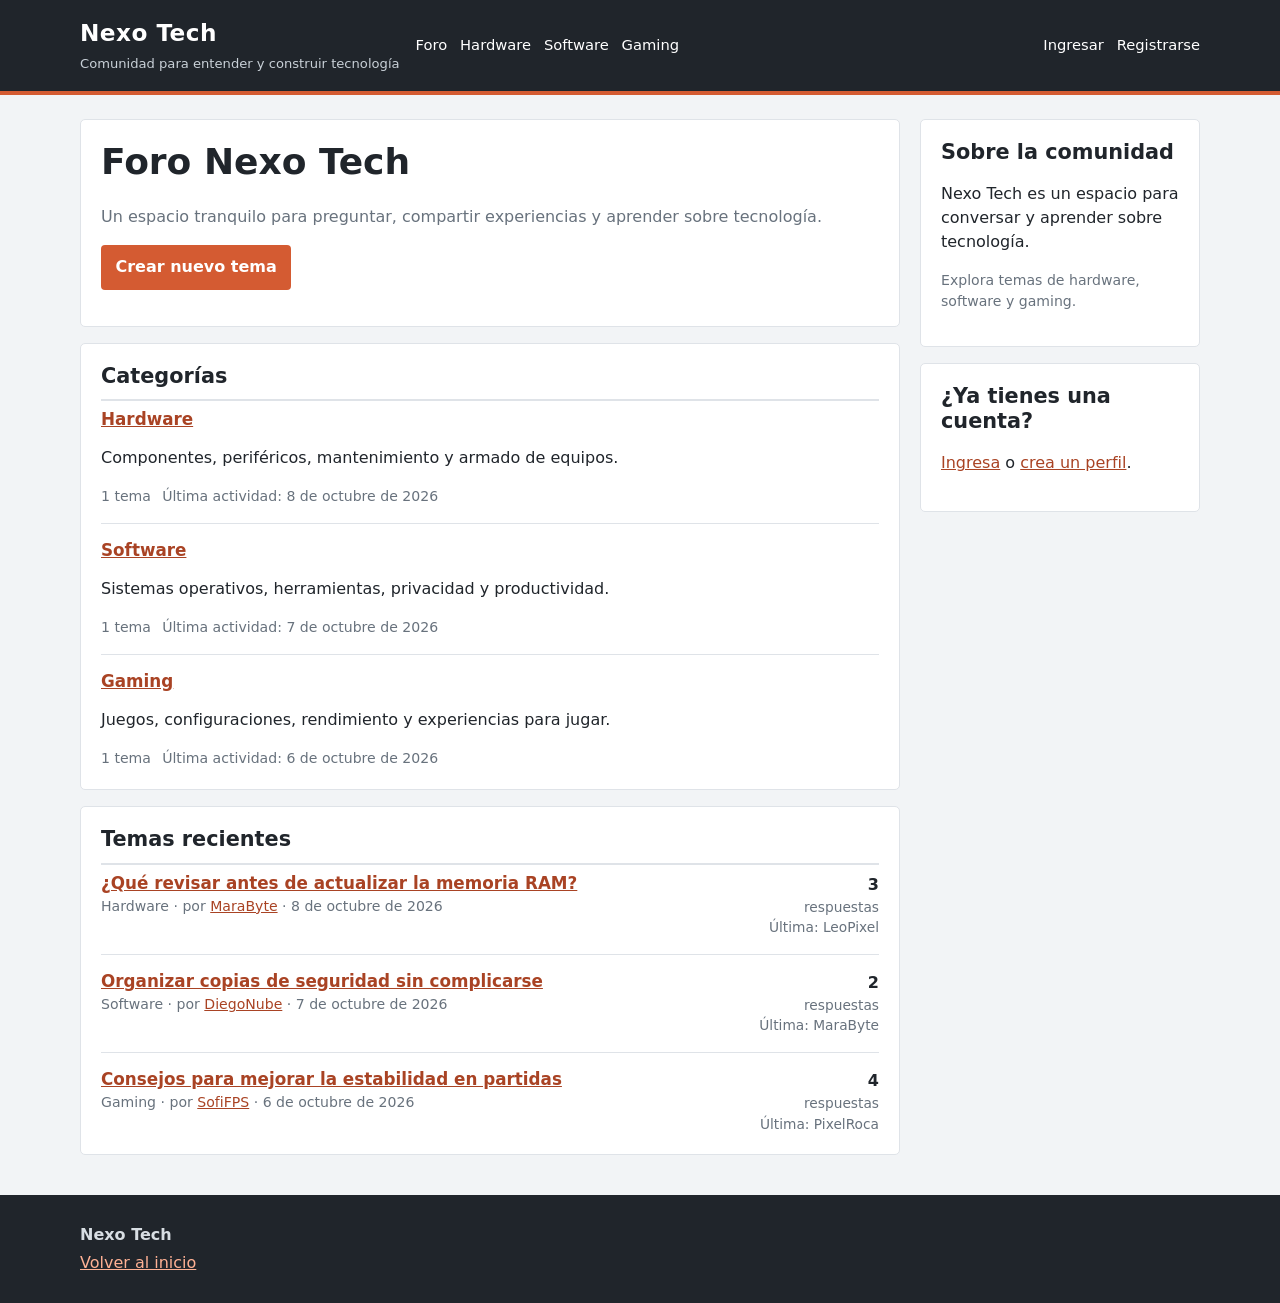
<file: index.html>
<!doctype html>
<html lang="es">
<head>
  <meta charset="utf-8">
  <meta name="viewport" content="width=device-width, initial-scale=1">
  <title>Foro Nexo Tech</title>
  <link rel="stylesheet" href="css/styles.css">
</head>
<body>
  <header class="site-header"><div class="header-inner">
    <a class="brand" href="index.html"><span class="brand-name">Nexo Tech</span><span class="brand-tagline">Comunidad para entender y construir tecnología</span></a>
    <nav class="main-nav" aria-label="Navegación principal"><ul><li><a href="index.html">Foro</a></li><li><a href="categoria-hardware.html">Hardware</a></li><li><a href="categoria-software.html">Software</a></li><li><a href="categoria-gaming.html">Gaming</a></li></ul></nav>
    <nav class="user-nav" aria-label="Cuenta"><ul><li><a href="login.html">Ingresar</a></li><li><a href="registro.html">Registrarse</a></li></ul></nav>
  </div></header>
  <main class="page-shell"><div class="layout"><div class="content-column">
    <section class="panel"><h1>Foro Nexo Tech</h1><p class="intro">Un espacio tranquilo para preguntar, compartir experiencias y aprender sobre tecnología.</p><p><a class="button" href="nuevo-tema.html">Crear nuevo tema</a></p></section>
    <section class="panel"><h2 class="section-heading"><span>Categorías</span></h2><ul class="category-list">
      <li class="category-item"><h3><a href="categoria-hardware.html">Hardware</a></h3><p>Componentes, periféricos, mantenimiento y armado de equipos.</p><div class="category-meta"><span>1 tema</span><span>Última actividad: 8 de octubre de 2026</span></div></li>
      <li class="category-item"><h3><a href="categoria-software.html">Software</a></h3><p>Sistemas operativos, herramientas, privacidad y productividad.</p><div class="category-meta"><span>1 tema</span><span>Última actividad: 7 de octubre de 2026</span></div></li>
      <li class="category-item"><h3><a href="categoria-gaming.html">Gaming</a></h3><p>Juegos, configuraciones, rendimiento y experiencias para jugar.</p><div class="category-meta"><span>1 tema</span><span>Última actividad: 6 de octubre de 2026</span></div></li>
    </ul></section>
    <section class="panel"><h2 class="section-heading"><span>Temas recientes</span></h2><ul class="topic-list">
      <li class="topic-item"><div><h3><a href="tema-1.html">¿Qué revisar antes de actualizar la memoria RAM?</a></h3><div class="topic-meta">Hardware · por <a href="perfil.html">MaraByte</a> · 8 de octubre de 2026</div></div><div class="topic-side"><strong>3</strong> respuestas<br>Última: LeoPixel</div></li>
      <li class="topic-item"><div><h3><a href="tema-2.html">Organizar copias de seguridad sin complicarse</a></h3><div class="topic-meta">Software · por <a href="perfil.html">DiegoNube</a> · 7 de octubre de 2026</div></div><div class="topic-side"><strong>2</strong> respuestas<br>Última: MaraByte</div></li>
      <li class="topic-item"><div><h3><a href="tema-3.html">Consejos para mejorar la estabilidad en partidas</a></h3><div class="topic-meta">Gaming · por <a href="perfil.html">SofiFPS</a> · 6 de octubre de 2026</div></div><div class="topic-side"><strong>4</strong> respuestas<br>Última: PixelRoca</div></li>
    </ul></section>
  </div><aside class="sidebar"><section class="sidebar-card"><h2>Sobre la comunidad</h2><p>Nexo Tech es un espacio para conversar y aprender sobre tecnología.</p><p class="small">Explora temas de hardware, software y gaming.</p></section><section class="sidebar-card"><h2>¿Ya tienes una cuenta?</h2><p><a href="login.html">Ingresa</a> o <a href="registro.html">crea un perfil</a>.</p></section></aside></div></main>
  <footer class="site-footer"><div class="site-footer-inner"><p><strong>Nexo Tech</strong></p><p><a href="index.html">Volver al inicio</a></p></div></footer>
</body></html>
</file>
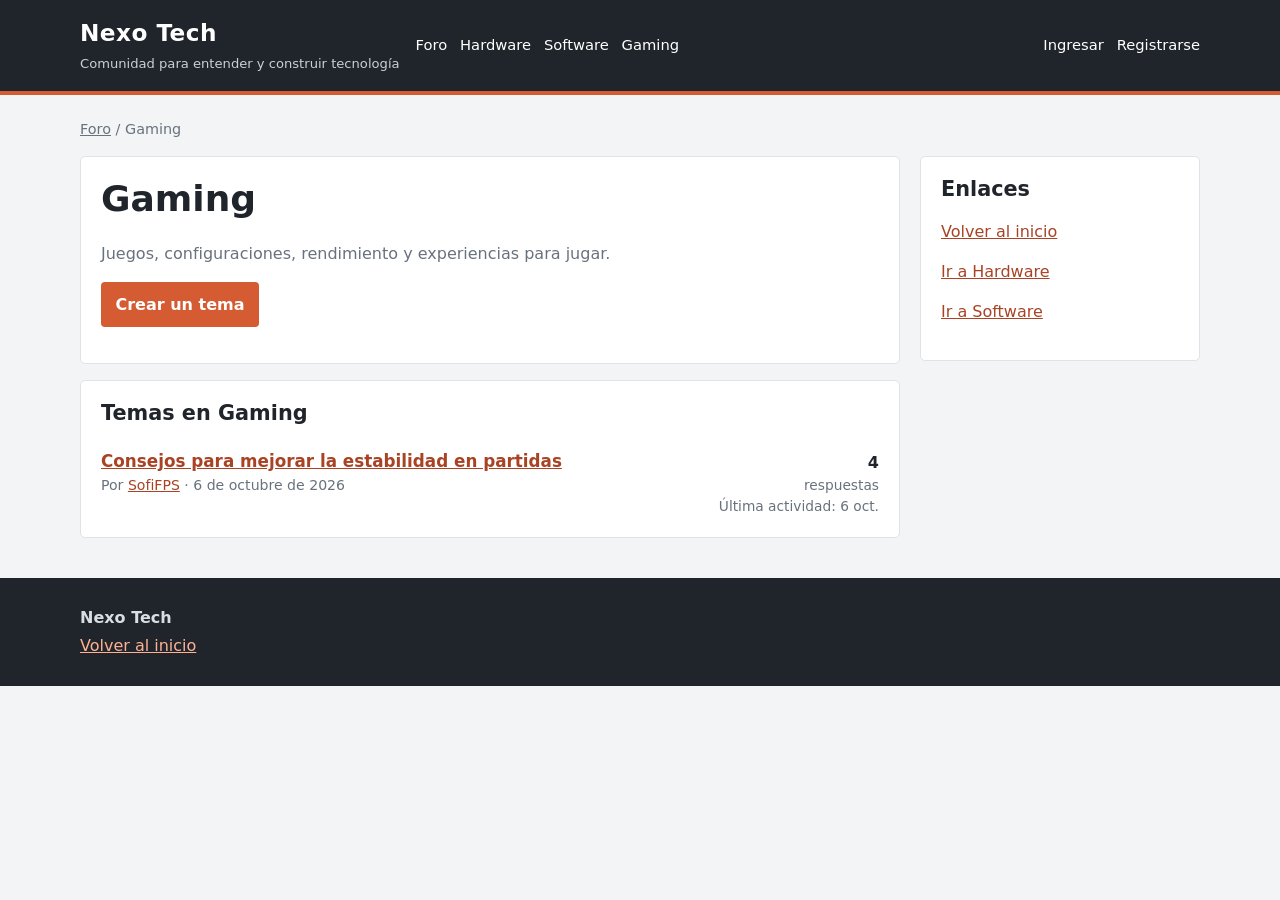
<file: categoria-gaming.html>
<!doctype html><html lang="es"><head><meta charset="utf-8"><meta name="viewport" content="width=device-width, initial-scale=1"><title>Gaming · Nexo Tech</title><link rel="stylesheet" href="css/styles.css"></head><body>
<header class="site-header"><div class="header-inner"><a class="brand" href="index.html"><span class="brand-name">Nexo Tech</span><span class="brand-tagline">Comunidad para entender y construir tecnología</span></a><nav class="main-nav" aria-label="Navegación principal"><ul><li><a href="index.html">Foro</a></li><li><a href="categoria-hardware.html">Hardware</a></li><li><a href="categoria-software.html">Software</a></li><li><a href="categoria-gaming.html">Gaming</a></li></ul></nav><nav class="user-nav" aria-label="Cuenta"><ul><li><a href="login.html">Ingresar</a></li><li><a href="registro.html">Registrarse</a></li></ul></nav></div></header>
<main class="page-shell"><p class="breadcrumb"><a href="index.html">Foro</a> / Gaming</p><div class="layout"><div class="content-column"><section class="panel"><h1>Gaming</h1><p class="intro">Juegos, configuraciones, rendimiento y experiencias para jugar.</p><p><a class="button" href="nuevo-tema.html">Crear un tema</a></p></section><section class="panel"><h2>Temas en Gaming</h2><ul class="topic-list"><li class="topic-item"><div><h3><a href="tema-3.html">Consejos para mejorar la estabilidad en partidas</a></h3><div class="topic-meta">Por <a href="perfil.html">SofiFPS</a> · 6 de octubre de 2026</div></div><div class="topic-side"><strong>4</strong> respuestas<br>Última actividad: 6 oct.</div></li></ul></section></div><aside class="sidebar"><section class="sidebar-card"><h2>Enlaces</h2><p><a href="index.html">Volver al inicio</a></p><p><a href="categoria-hardware.html">Ir a Hardware</a></p><p><a href="categoria-software.html">Ir a Software</a></p></section></aside></div></main><footer class="site-footer"><div class="site-footer-inner"><p><strong>Nexo Tech</strong></p><p><a href="index.html">Volver al inicio</a></p></div></footer></body></html>
</file>
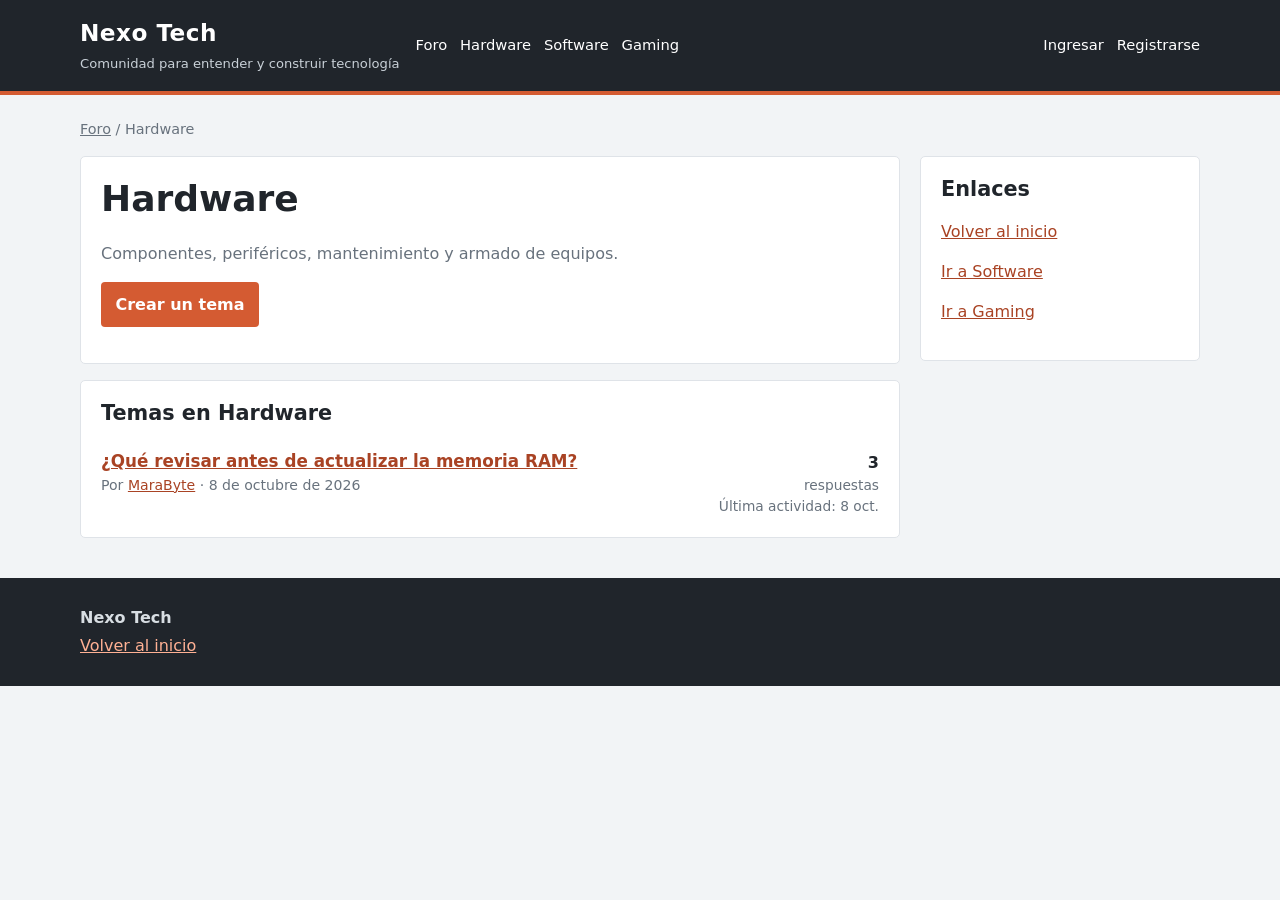
<file: categoria-hardware.html>
<!doctype html><html lang="es"><head><meta charset="utf-8"><meta name="viewport" content="width=device-width, initial-scale=1"><title>Hardware · Nexo Tech</title><link rel="stylesheet" href="css/styles.css"></head><body>
<header class="site-header"><div class="header-inner"><a class="brand" href="index.html"><span class="brand-name">Nexo Tech</span><span class="brand-tagline">Comunidad para entender y construir tecnología</span></a><nav class="main-nav" aria-label="Navegación principal"><ul><li><a href="index.html">Foro</a></li><li><a href="categoria-hardware.html">Hardware</a></li><li><a href="categoria-software.html">Software</a></li><li><a href="categoria-gaming.html">Gaming</a></li></ul></nav><nav class="user-nav" aria-label="Cuenta"><ul><li><a href="login.html">Ingresar</a></li><li><a href="registro.html">Registrarse</a></li></ul></nav></div></header>
<main class="page-shell"><p class="breadcrumb"><a href="index.html">Foro</a> / Hardware</p><div class="layout"><div class="content-column"><section class="panel"><h1>Hardware</h1><p class="intro">Componentes, periféricos, mantenimiento y armado de equipos.</p><p><a class="button" href="nuevo-tema.html">Crear un tema</a></p></section><section class="panel"><h2>Temas en Hardware</h2><ul class="topic-list"><li class="topic-item"><div><h3><a href="tema-1.html">¿Qué revisar antes de actualizar la memoria RAM?</a></h3><div class="topic-meta">Por <a href="perfil.html">MaraByte</a> · 8 de octubre de 2026</div></div><div class="topic-side"><strong>3</strong> respuestas<br>Última actividad: 8 oct.</div></li></ul></section></div><aside class="sidebar"><section class="sidebar-card"><h2>Enlaces</h2><p><a href="index.html">Volver al inicio</a></p><p><a href="categoria-software.html">Ir a Software</a></p><p><a href="categoria-gaming.html">Ir a Gaming</a></p></section></aside></div></main><footer class="site-footer"><div class="site-footer-inner"><p><strong>Nexo Tech</strong></p><p><a href="index.html">Volver al inicio</a></p></div></footer></body></html>
</file>
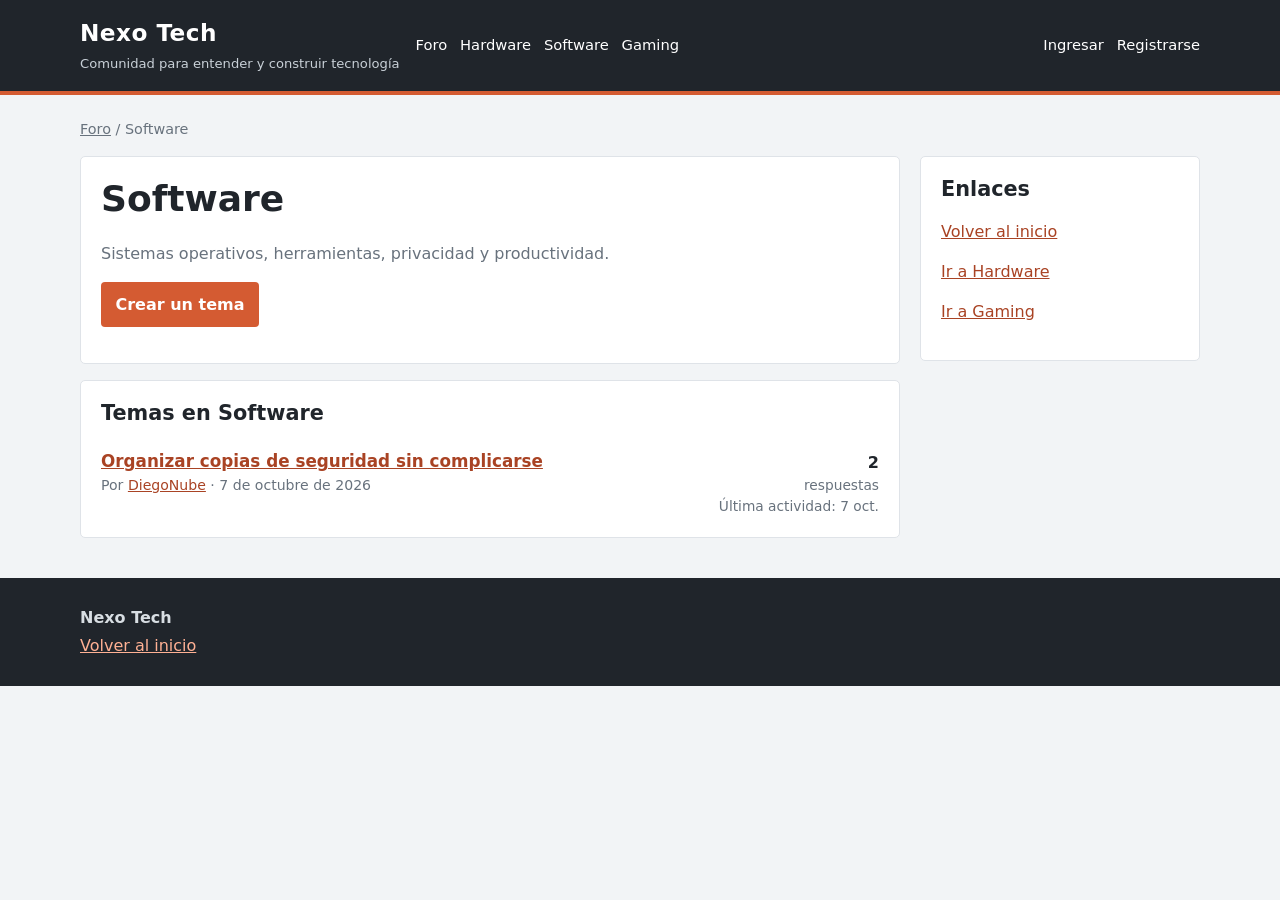
<file: categoria-software.html>
<!doctype html><html lang="es"><head><meta charset="utf-8"><meta name="viewport" content="width=device-width, initial-scale=1"><title>Software · Nexo Tech</title><link rel="stylesheet" href="css/styles.css"></head><body>
<header class="site-header"><div class="header-inner"><a class="brand" href="index.html"><span class="brand-name">Nexo Tech</span><span class="brand-tagline">Comunidad para entender y construir tecnología</span></a><nav class="main-nav" aria-label="Navegación principal"><ul><li><a href="index.html">Foro</a></li><li><a href="categoria-hardware.html">Hardware</a></li><li><a href="categoria-software.html">Software</a></li><li><a href="categoria-gaming.html">Gaming</a></li></ul></nav><nav class="user-nav" aria-label="Cuenta"><ul><li><a href="login.html">Ingresar</a></li><li><a href="registro.html">Registrarse</a></li></ul></nav></div></header>
<main class="page-shell"><p class="breadcrumb"><a href="index.html">Foro</a> / Software</p><div class="layout"><div class="content-column"><section class="panel"><h1>Software</h1><p class="intro">Sistemas operativos, herramientas, privacidad y productividad.</p><p><a class="button" href="nuevo-tema.html">Crear un tema</a></p></section><section class="panel"><h2>Temas en Software</h2><ul class="topic-list"><li class="topic-item"><div><h3><a href="tema-2.html">Organizar copias de seguridad sin complicarse</a></h3><div class="topic-meta">Por <a href="perfil.html">DiegoNube</a> · 7 de octubre de 2026</div></div><div class="topic-side"><strong>2</strong> respuestas<br>Última actividad: 7 oct.</div></li></ul></section></div><aside class="sidebar"><section class="sidebar-card"><h2>Enlaces</h2><p><a href="index.html">Volver al inicio</a></p><p><a href="categoria-hardware.html">Ir a Hardware</a></p><p><a href="categoria-gaming.html">Ir a Gaming</a></p></section></aside></div></main><footer class="site-footer"><div class="site-footer-inner"><p><strong>Nexo Tech</strong></p><p><a href="index.html">Volver al inicio</a></p></div></footer></body></html>
</file>
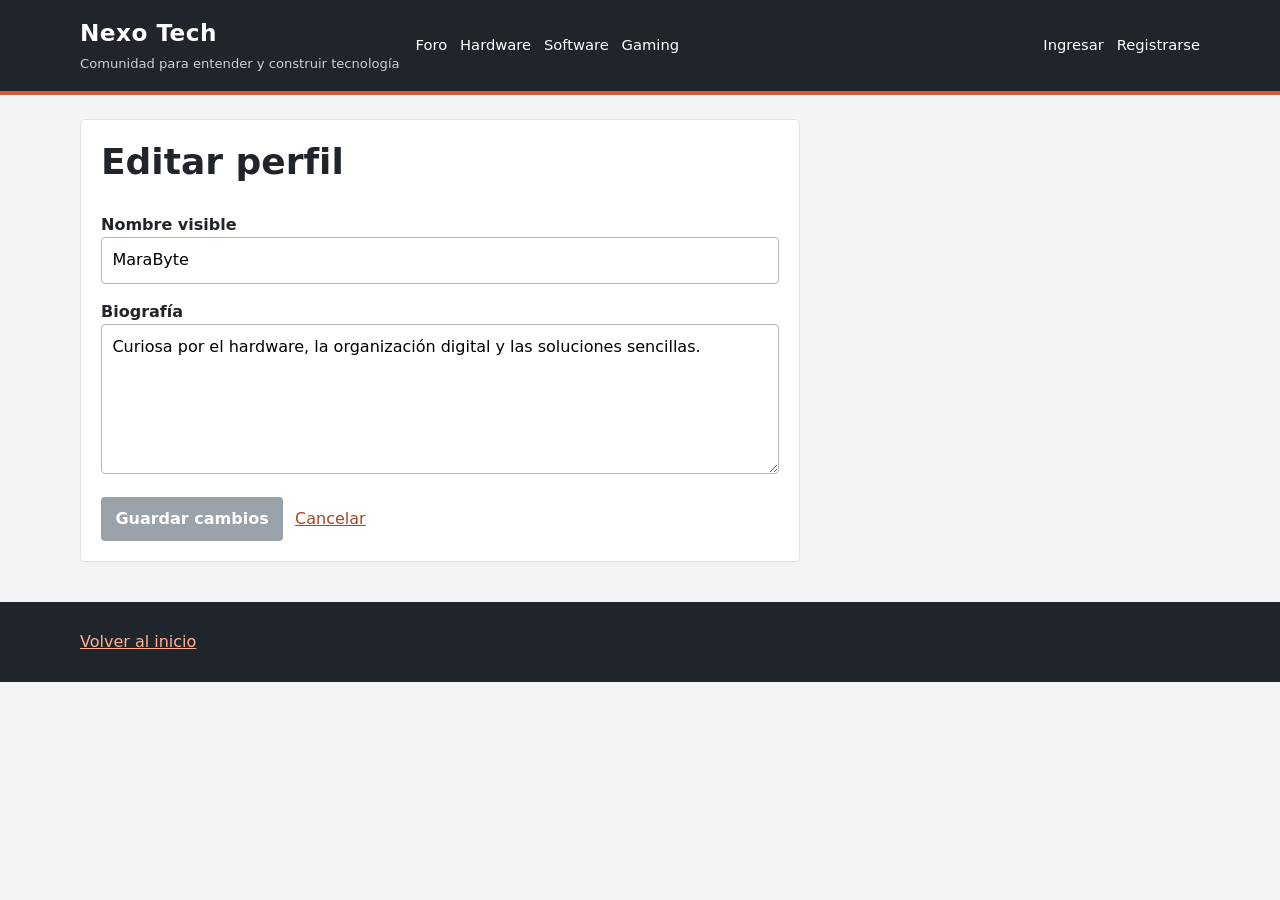
<file: editar-perfil.html>
<!doctype html><html lang="es"><head><meta charset="utf-8"><meta name="viewport" content="width=device-width, initial-scale=1"><title>Editar perfil · Nexo Tech</title><link rel="stylesheet" href="css/styles.css"></head><body>
<header class="site-header"><div class="header-inner"><a class="brand" href="index.html"><span class="brand-name">Nexo Tech</span><span class="brand-tagline">Comunidad para entender y construir tecnología</span></a><nav class="main-nav" aria-label="Navegación principal"><ul><li><a href="index.html">Foro</a></li><li><a href="categoria-hardware.html">Hardware</a></li><li><a href="categoria-software.html">Software</a></li><li><a href="categoria-gaming.html">Gaming</a></li></ul></nav><nav class="user-nav" aria-label="Cuenta"><ul><li><a href="login.html">Ingresar</a></li><li><a href="registro.html">Registrarse</a></li></ul></nav></div></header><main class="page-shell"><section class="panel form-panel"><h1>Editar perfil</h1><form action="#" method="post"><div><label for="nombre-visible">Nombre visible</label><input type="text" id="nombre-visible" name="nombre_visible" value="MaraByte" required minlength="3"></div><div><label for="biografia">Biografía</label><textarea id="biografia" name="biografia" required>Curiosa por el hardware, la organización digital y las soluciones sencillas.</textarea></div><div class="form-actions"><button type="submit" disabled>Guardar cambios</button><a href="perfil.html">Cancelar</a></div></form></section></main><footer class="site-footer"><div class="site-footer-inner"><p><a href="index.html">Volver al inicio</a></p></div></footer></body></html>
</file>
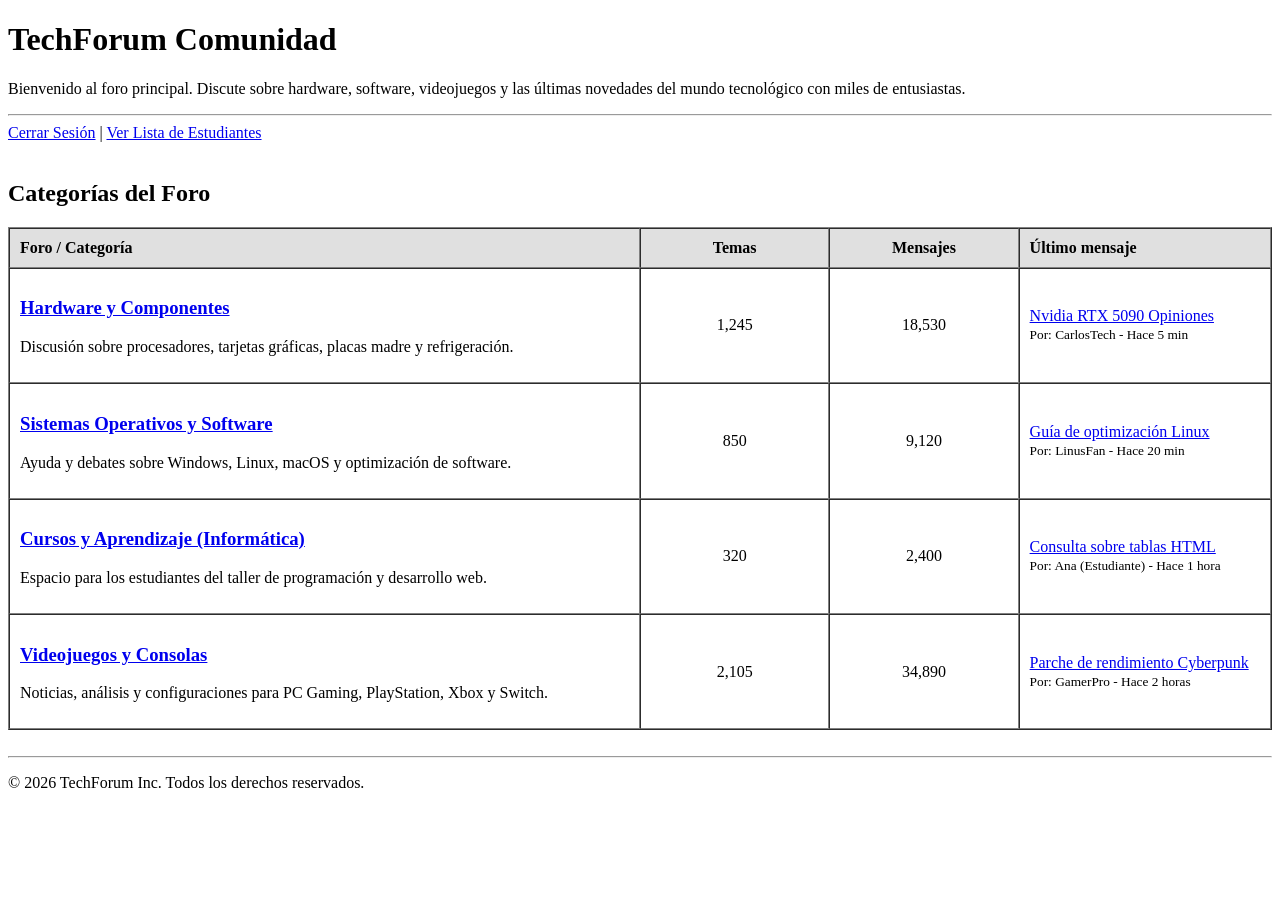
<file: foro.html>
<!DOCTYPE html>
<html lang="es">
<head>
    <meta charset="UTF-8">
    <meta name="viewport" content="width=device-width, initial-scale=1.0">
    <title>Foro de Tecnología - Comunidad de Hardware y Software</title>
</head>
<body>

    <!-- Encabezado del Foro -->
    <header>
        <h1>TechForum Comunidad</h1>
        <p>Bienvenido al foro principal. Discute sobre hardware, software, videojuegos y las últimas novedades del mundo tecnológico con miles de entusiastas.</p>
    </header>

    <hr>

    <!-- Barra de navegación básica -->
    <nav>
        <a href="index.html">Cerrar Sesión</a> | 
        <a href="estudiantes.html">Ver Lista de Estudiantes</a>
    </nav>

    <br>

    <!-- Sección del Foro estructurada en Tabla -->
    <h2>Categorías del Foro</h2>
    
    <table border="1" width="100%" cellpadding="10" cellspacing="0">
        <thead>
            <tr bgcolor="#e0e0e0">
                <th align="left" width="50%">Foro / Categoría</th>
                <th align="center" width="15%">Temas</th>
                <th align="center" width="15%">Mensajes</th>
                <th align="left" width="20%">Último mensaje</th>
            </tr>
        </thead>
        <tbody>
            <!-- Categoría 1 -->
            <tr>
                <td>
                    <h3><a href="#">Hardware y Componentes</a></h3>
                    <p>Discusión sobre procesadores, tarjetas gráficas, placas madre y refrigeración.</p>
                </td>
                <td align="center">1,245</td>
                <td align="center">18,530</td>
                <td>
                    <a href="#">Nvidia RTX 5090 Opiniones</a><br>
                    <small>Por: CarlosTech - Hace 5 min</small>
                </td>
            </tr>
            <!-- Categoría 2 -->
            <tr>
                <td>
                    <h3><a href="#">Sistemas Operativos y Software</a></h3>
                    <p>Ayuda y debates sobre Windows, Linux, macOS y optimización de software.</p>
                </td>
                <td align="center">850</td>
                <td align="center">9,120</td>
                <td>
                    <a href="#">Guía de optimización Linux</a><br>
                    <small>Por: LinusFan - Hace 20 min</small>
                </td>
            </tr>
            <!-- Categoría 3 (Ejemplo del primer taller integrado) -->
            <tr>
                <td>
                    <h3><a href="#">Cursos y Aprendizaje (Informática)</a></h3>
                    <p>Espacio para los estudiantes del taller de programación y desarrollo web.</p>
                </td>
                <td align="center">320</td>
                <td align="center">2,400</td>
                <td>
                    <a href="#">Consulta sobre tablas HTML</a><br>
                    <small>Por: Ana (Estudiante) - Hace 1 hora</small>
                </td>
            </tr>
            <!-- Categoría 4 -->
            <tr>
                <td>
                    <h3><a href="#">Videojuegos y Consolas</a></h3>
                    <p>Noticias, análisis y configuraciones para PC Gaming, PlayStation, Xbox y Switch.</p>
                </td>
                <td align="center">2,105</td>
                <td align="center">34,890</td>
                <td>
                    <a href="#">Parche de rendimiento Cyberpunk</a><br>
                    <small>Por: GamerPro - Hace 2 horas</small>
                </td>
            </tr>
        </tbody>
    </table>

    <br>
    <hr>

    <!-- Pie de página -->
    <footer>
        <p>&copy; 2026 TechForum Inc. Todos los derechos reservados.</p>
    </footer>

</body>
</html>
</file>
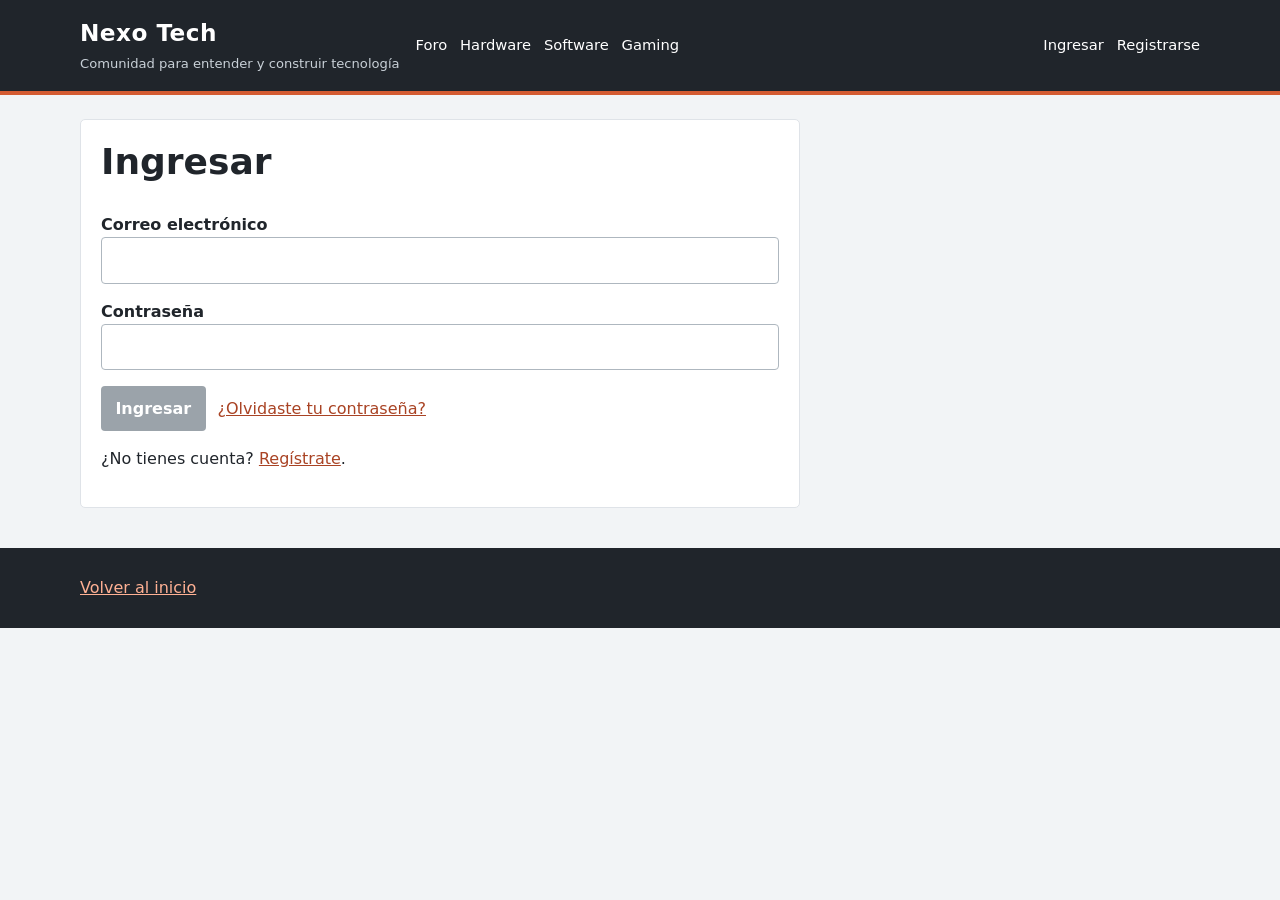
<file: login.html>
<!doctype html><html lang="es"><head><meta charset="utf-8"><meta name="viewport" content="width=device-width, initial-scale=1"><title>Ingresar · Nexo Tech</title><link rel="stylesheet" href="css/styles.css"></head><body>
<header class="site-header"><div class="header-inner"><a class="brand" href="index.html"><span class="brand-name">Nexo Tech</span><span class="brand-tagline">Comunidad para entender y construir tecnología</span></a><nav class="main-nav" aria-label="Navegación principal"><ul><li><a href="index.html">Foro</a></li><li><a href="categoria-hardware.html">Hardware</a></li><li><a href="categoria-software.html">Software</a></li><li><a href="categoria-gaming.html">Gaming</a></li></ul></nav><nav class="user-nav" aria-label="Cuenta"><ul><li><a href="login.html">Ingresar</a></li><li><a href="registro.html">Registrarse</a></li></ul></nav></div></header><main class="page-shell"><section class="panel form-panel"><h1>Ingresar</h1><form action="#" method="post"><div><label for="correo-login">Correo electrónico</label><input type="email" id="correo-login" name="correo" autocomplete="email" required></div><div><label for="contrasena-login">Contraseña</label><input type="password" id="contrasena-login" name="contrasena" autocomplete="current-password" required></div><div class="form-actions"><button type="submit" disabled>Ingresar</button><a href="recuperar-contrasena.html">¿Olvidaste tu contraseña?</a></div></form><p>¿No tienes cuenta? <a href="registro.html">Regístrate</a>.</p></section></main><footer class="site-footer"><div class="site-footer-inner"><p><a href="index.html">Volver al inicio</a></p></div></footer></body></html>
</file>
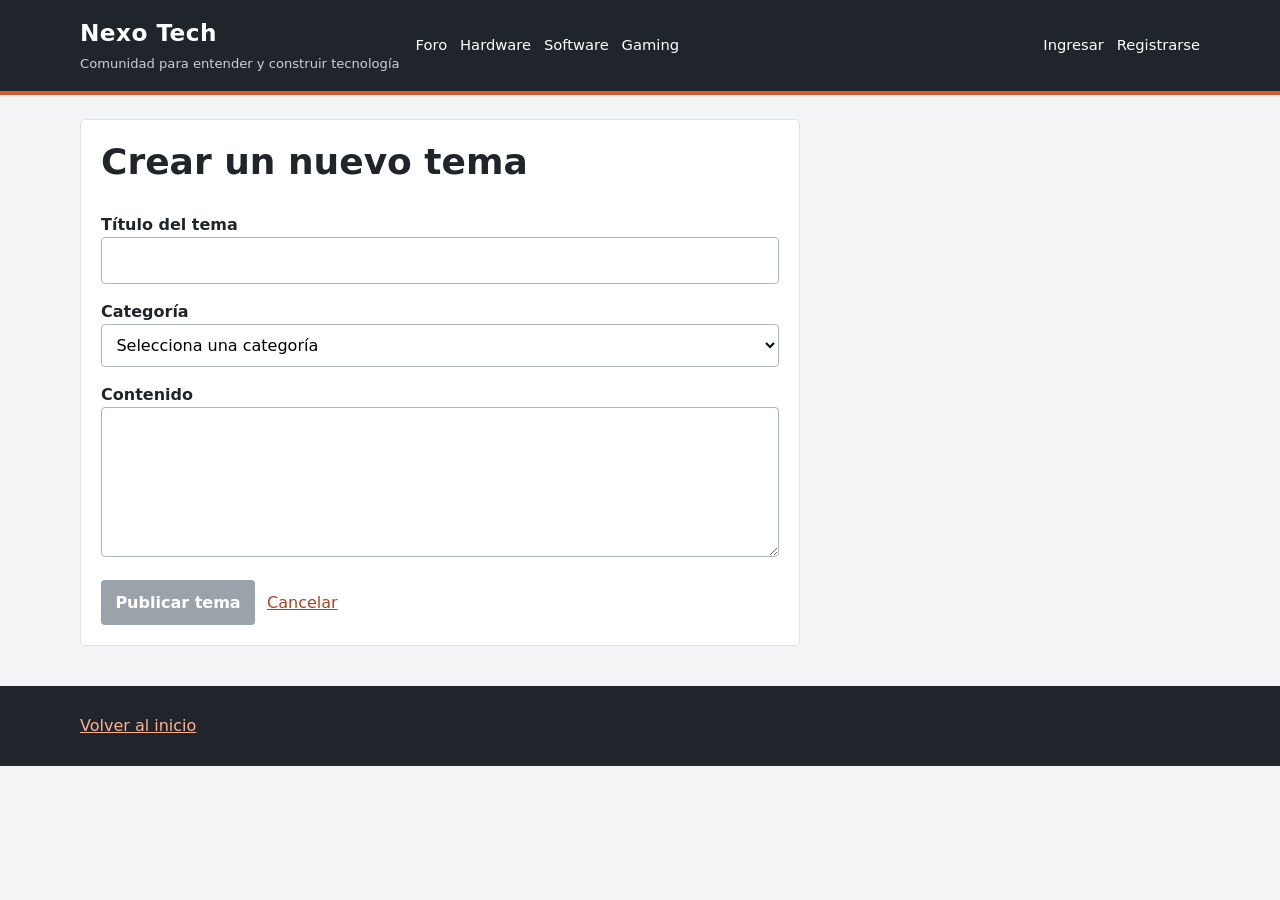
<file: nuevo-tema.html>
<!doctype html><html lang="es"><head><meta charset="utf-8"><meta name="viewport" content="width=device-width, initial-scale=1"><title>Nuevo tema · Nexo Tech</title><link rel="stylesheet" href="css/styles.css"></head><body>
<header class="site-header"><div class="header-inner"><a class="brand" href="index.html"><span class="brand-name">Nexo Tech</span><span class="brand-tagline">Comunidad para entender y construir tecnología</span></a><nav class="main-nav" aria-label="Navegación principal"><ul><li><a href="index.html">Foro</a></li><li><a href="categoria-hardware.html">Hardware</a></li><li><a href="categoria-software.html">Software</a></li><li><a href="categoria-gaming.html">Gaming</a></li></ul></nav><nav class="user-nav" aria-label="Cuenta"><ul><li><a href="login.html">Ingresar</a></li><li><a href="registro.html">Registrarse</a></li></ul></nav></div></header><main class="page-shell"><section class="panel form-panel"><h1>Crear un nuevo tema</h1><form action="#" method="post"><div><label for="titulo-tema">Título del tema</label><input type="text" id="titulo-tema" name="titulo" required minlength="8"></div><div><label for="categoria-tema">Categoría</label><select id="categoria-tema" name="categoria" required><option value="">Selecciona una categoría</option><option value="hardware">Hardware</option><option value="software">Software</option><option value="gaming">Gaming</option></select></div><div><label for="contenido-tema">Contenido</label><textarea id="contenido-tema" name="contenido" required></textarea></div><div class="form-actions"><button type="submit" disabled>Publicar tema</button><a href="index.html">Cancelar</a></div></form></section></main><footer class="site-footer"><div class="site-footer-inner"><p><a href="index.html">Volver al inicio</a></p></div></footer></body></html>
</file>
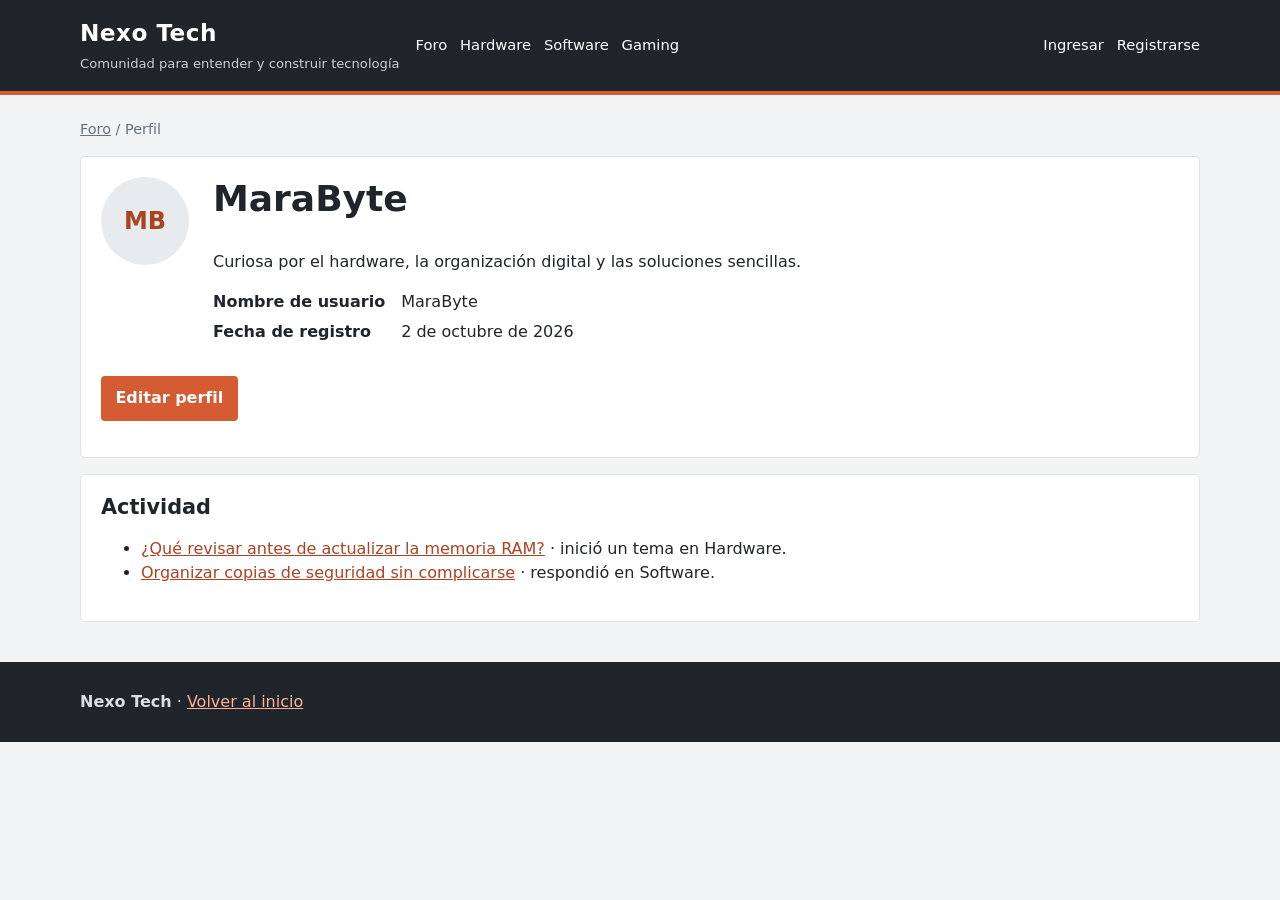
<file: perfil.html>
<!doctype html><html lang="es"><head><meta charset="utf-8"><meta name="viewport" content="width=device-width, initial-scale=1"><title>Perfil de MaraByte · Nexo Tech</title><link rel="stylesheet" href="css/styles.css"></head><body>
<header class="site-header"><div class="header-inner"><a class="brand" href="index.html"><span class="brand-name">Nexo Tech</span><span class="brand-tagline">Comunidad para entender y construir tecnología</span></a><nav class="main-nav" aria-label="Navegación principal"><ul><li><a href="index.html">Foro</a></li><li><a href="categoria-hardware.html">Hardware</a></li><li><a href="categoria-software.html">Software</a></li><li><a href="categoria-gaming.html">Gaming</a></li></ul></nav><nav class="user-nav" aria-label="Cuenta"><ul><li><a href="login.html">Ingresar</a></li><li><a href="registro.html">Registrarse</a></li></ul></nav></div></header><main class="page-shell"><p class="breadcrumb"><a href="index.html">Foro</a> / Perfil</p><section class="panel"><div class="profile-summary"><div class="avatar" aria-label="Alternativa textual del avatar de MaraByte">MB</div><div><h1>MaraByte</h1><p>Curiosa por el hardware, la organización digital y las soluciones sencillas.</p><dl class="definition-list"><dt>Nombre de usuario</dt><dd>MaraByte</dd><dt>Fecha de registro</dt><dd>2 de octubre de 2026</dd></dl></div></div><p><a class="button" href="editar-perfil.html">Editar perfil</a></p></section><section class="panel"><h2>Actividad</h2><ul><li><a href="tema-1.html">¿Qué revisar antes de actualizar la memoria RAM?</a> · inició un tema en Hardware.</li><li><a href="tema-2.html">Organizar copias de seguridad sin complicarse</a> · respondió en Software.</li></ul></section></main><footer class="site-footer"><div class="site-footer-inner"><p><strong>Nexo Tech</strong> · <a href="index.html">Volver al inicio</a></p></div></footer></body></html>
</file>
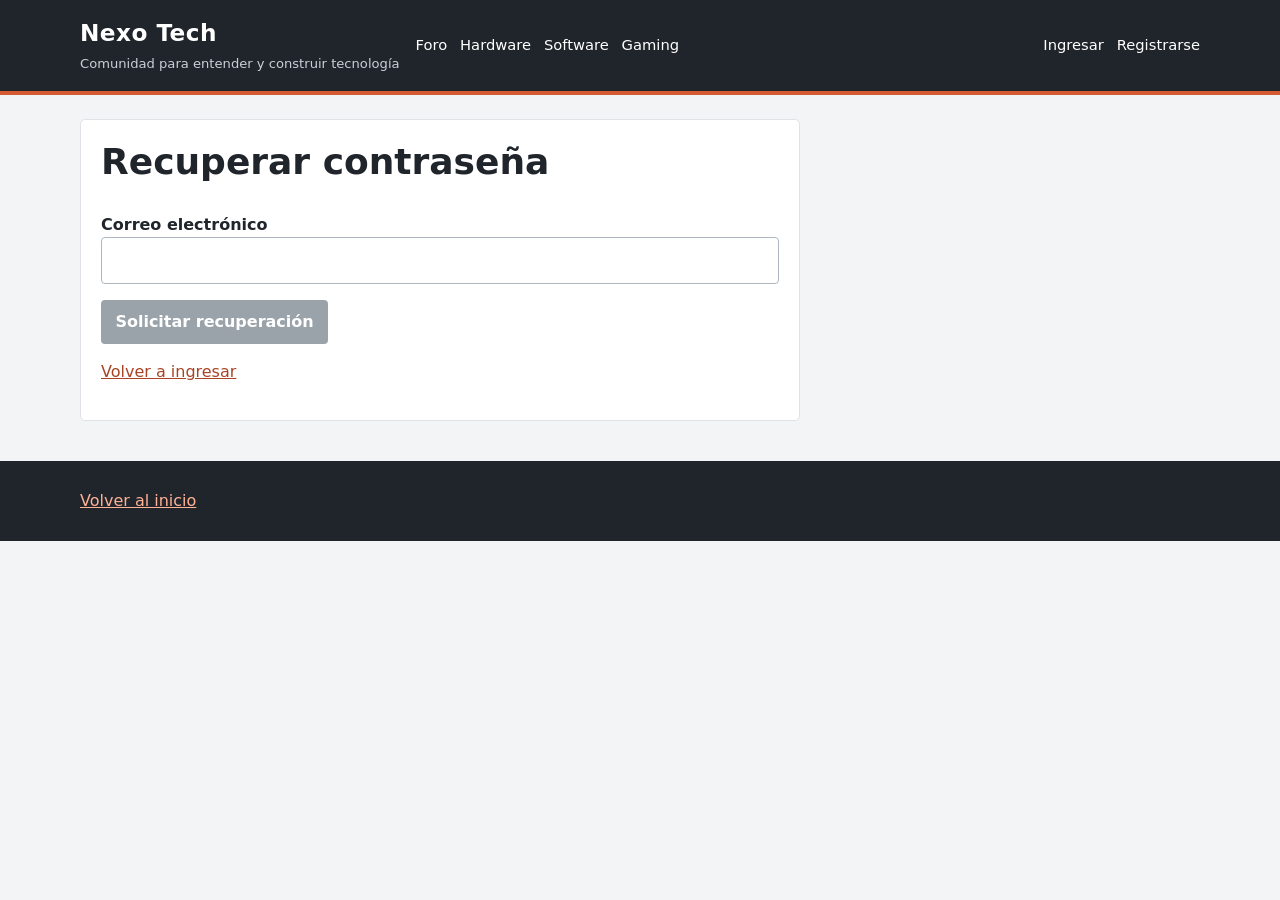
<file: recuperar-contrasena.html>
<!doctype html><html lang="es"><head><meta charset="utf-8"><meta name="viewport" content="width=device-width, initial-scale=1"><title>Recuperar contraseña · Nexo Tech</title><link rel="stylesheet" href="css/styles.css"></head><body>
<header class="site-header"><div class="header-inner"><a class="brand" href="index.html"><span class="brand-name">Nexo Tech</span><span class="brand-tagline">Comunidad para entender y construir tecnología</span></a><nav class="main-nav" aria-label="Navegación principal"><ul><li><a href="index.html">Foro</a></li><li><a href="categoria-hardware.html">Hardware</a></li><li><a href="categoria-software.html">Software</a></li><li><a href="categoria-gaming.html">Gaming</a></li></ul></nav><nav class="user-nav" aria-label="Cuenta"><ul><li><a href="login.html">Ingresar</a></li><li><a href="registro.html">Registrarse</a></li></ul></nav></div></header><main class="page-shell"><section class="panel form-panel"><h1>Recuperar contraseña</h1><form action="#" method="post"><div><label for="correo-recuperacion">Correo electrónico</label><input type="email" id="correo-recuperacion" name="correo" autocomplete="email" required></div><div class="form-actions"><button type="submit" disabled>Solicitar recuperación</button></div></form><p><a href="login.html">Volver a ingresar</a></p></section></main><footer class="site-footer"><div class="site-footer-inner"><p><a href="index.html">Volver al inicio</a></p></div></footer></body></html>
</file>
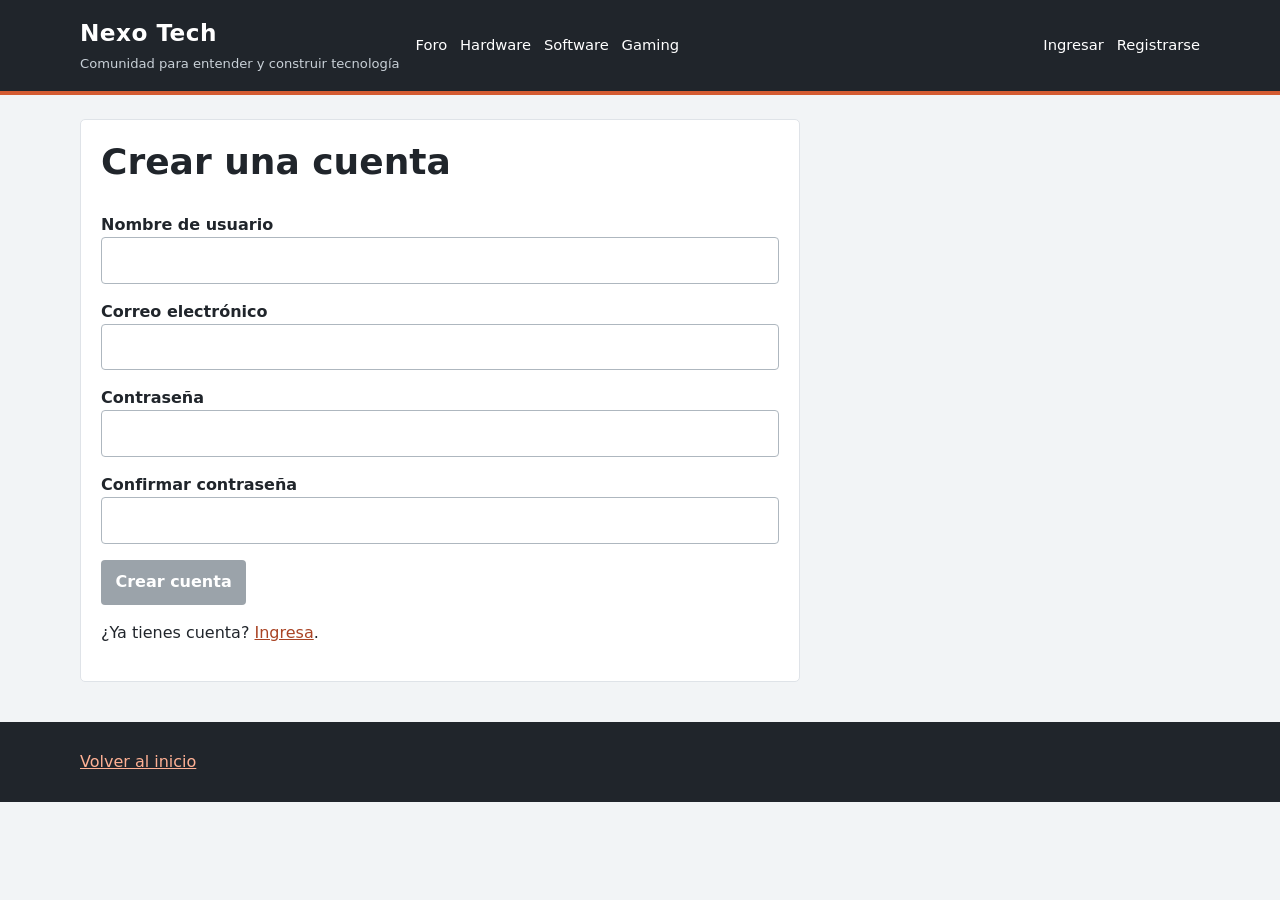
<file: registro.html>
<!doctype html><html lang="es"><head><meta charset="utf-8"><meta name="viewport" content="width=device-width, initial-scale=1"><title>Registrarse · Nexo Tech</title><link rel="stylesheet" href="css/styles.css"></head><body>
<header class="site-header"><div class="header-inner"><a class="brand" href="index.html"><span class="brand-name">Nexo Tech</span><span class="brand-tagline">Comunidad para entender y construir tecnología</span></a><nav class="main-nav" aria-label="Navegación principal"><ul><li><a href="index.html">Foro</a></li><li><a href="categoria-hardware.html">Hardware</a></li><li><a href="categoria-software.html">Software</a></li><li><a href="categoria-gaming.html">Gaming</a></li></ul></nav><nav class="user-nav" aria-label="Cuenta"><ul><li><a href="login.html">Ingresar</a></li><li><a href="registro.html">Registrarse</a></li></ul></nav></div></header><main class="page-shell"><section class="panel form-panel"><h1>Crear una cuenta</h1><form action="#" method="post"><div><label for="usuario-registro">Nombre de usuario</label><input type="text" id="usuario-registro" name="usuario" autocomplete="username" required minlength="3"></div><div><label for="correo-registro">Correo electrónico</label><input type="email" id="correo-registro" name="correo" autocomplete="email" required></div><div><label for="contrasena-registro">Contraseña</label><input type="password" id="contrasena-registro" name="contrasena" autocomplete="new-password" required minlength="8"></div><div><label for="confirmacion-registro">Confirmar contraseña</label><input type="password" id="confirmacion-registro" name="confirmacion" autocomplete="new-password" required minlength="8"></div><div class="form-actions"><button type="submit" disabled>Crear cuenta</button></div></form><p>¿Ya tienes cuenta? <a href="login.html">Ingresa</a>.</p></section></main><footer class="site-footer"><div class="site-footer-inner"><p><a href="index.html">Volver al inicio</a></p></div></footer></body></html>
</file>
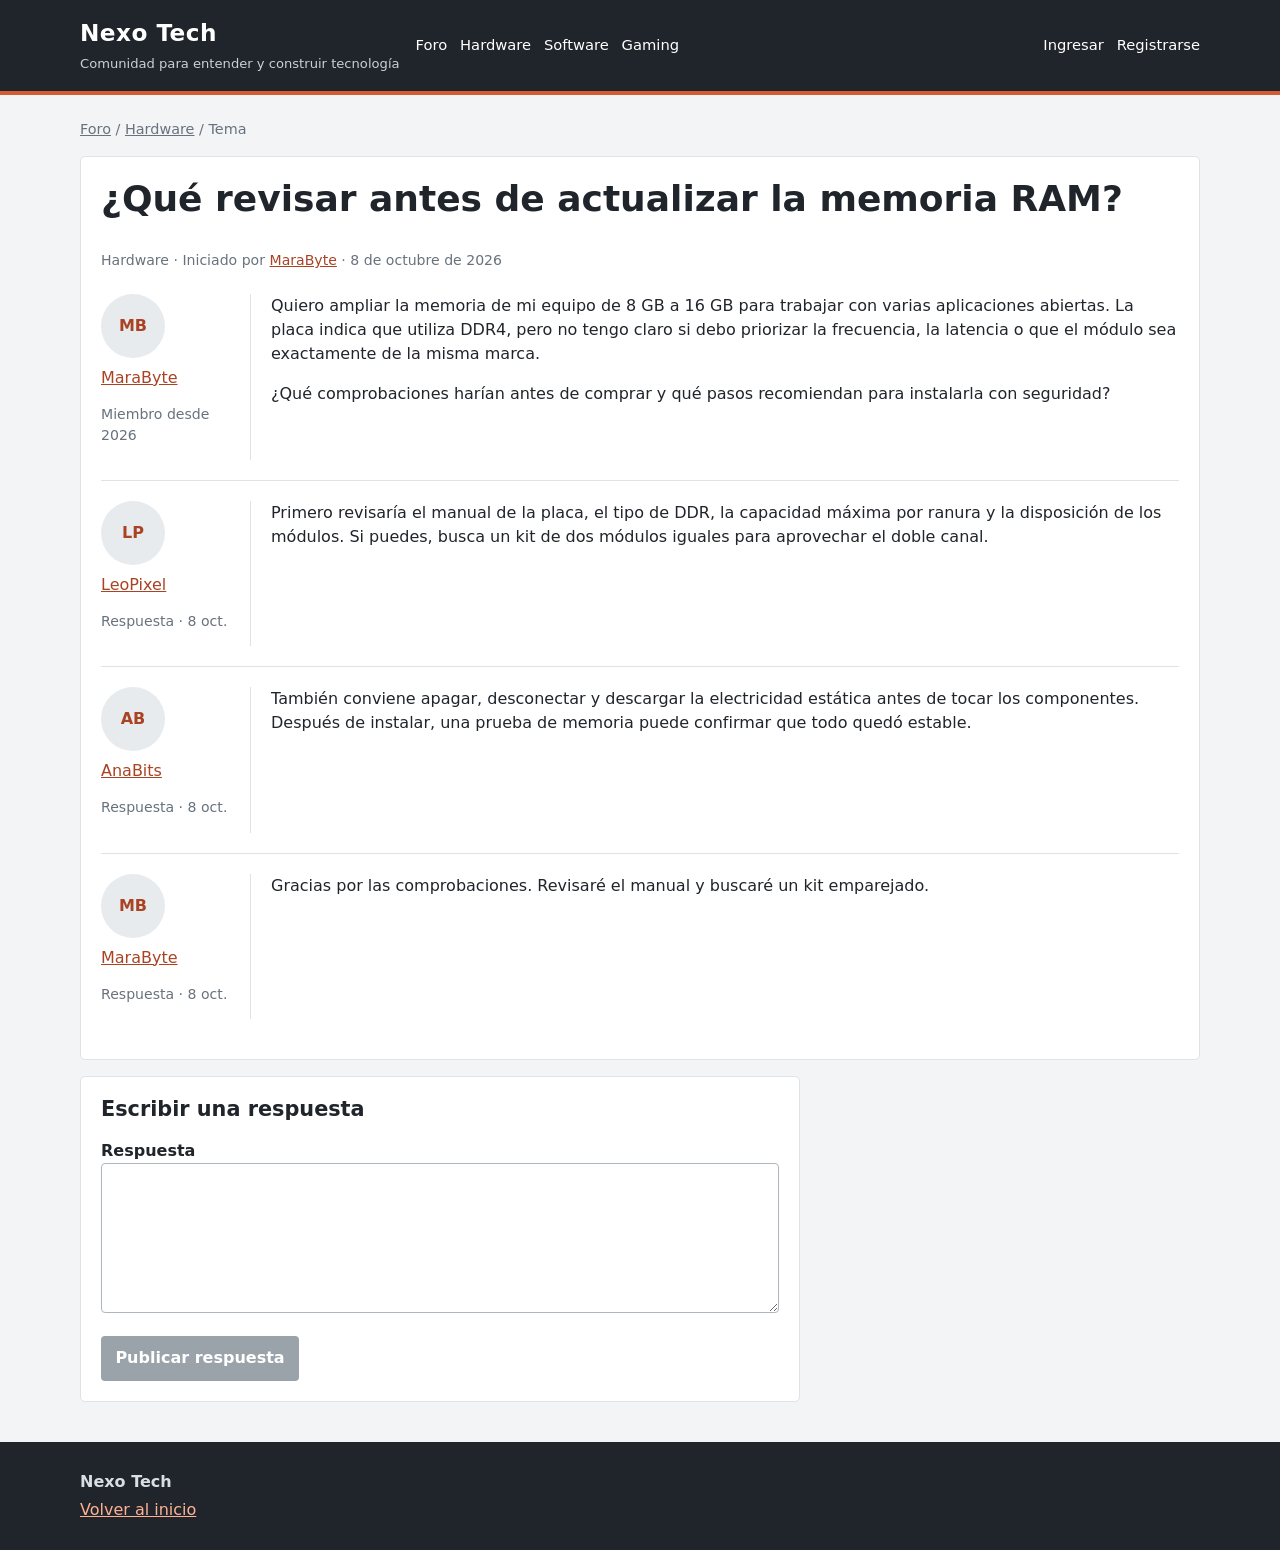
<file: tema-1.html>
<!doctype html><html lang="es"><head><meta charset="utf-8"><meta name="viewport" content="width=device-width, initial-scale=1"><title>¿Qué revisar antes de actualizar la memoria RAM? · Nexo Tech</title><link rel="stylesheet" href="css/styles.css"></head><body>
<header class="site-header"><div class="header-inner"><a class="brand" href="index.html"><span class="brand-name">Nexo Tech</span><span class="brand-tagline">Comunidad para entender y construir tecnología</span></a><nav class="main-nav" aria-label="Navegación principal"><ul><li><a href="index.html">Foro</a></li><li><a href="categoria-hardware.html">Hardware</a></li><li><a href="categoria-software.html">Software</a></li><li><a href="categoria-gaming.html">Gaming</a></li></ul></nav><nav class="user-nav" aria-label="Cuenta"><ul><li><a href="login.html">Ingresar</a></li><li><a href="registro.html">Registrarse</a></li></ul></nav></div></header>
<main class="page-shell"><p class="breadcrumb"><a href="index.html">Foro</a> / <a href="categoria-hardware.html">Hardware</a> / Tema</p><article class="panel"><h1>¿Qué revisar antes de actualizar la memoria RAM?</h1><p class="meta">Hardware · Iniciado por <a href="perfil.html">MaraByte</a> · 8 de octubre de 2026</p><div class="post"><div class="post-author"><div class="avatar" aria-label="Avatar textual de MaraByte">MB</div><a href="perfil.html">MaraByte</a><p class="small">Miembro desde 2026</p></div><div class="post-body"><p>Quiero ampliar la memoria de mi equipo de 8 GB a 16 GB para trabajar con varias aplicaciones abiertas. La placa indica que utiliza DDR4, pero no tengo claro si debo priorizar la frecuencia, la latencia o que el módulo sea exactamente de la misma marca.</p><p>¿Qué comprobaciones harían antes de comprar y qué pasos recomiendan para instalarla con seguridad?</p></div></div><div class="post"><div class="post-author"><div class="avatar" aria-label="Avatar textual de LeoPixel">LP</div><a href="perfil.html">LeoPixel</a><p class="small">Respuesta · 8 oct.</p></div><div class="post-body"><p>Primero revisaría el manual de la placa, el tipo de DDR, la capacidad máxima por ranura y la disposición de los módulos. Si puedes, busca un kit de dos módulos iguales para aprovechar el doble canal.</p></div></div><div class="post"><div class="post-author"><div class="avatar" aria-label="Avatar textual de AnaBits">AB</div><a href="perfil.html">AnaBits</a><p class="small">Respuesta · 8 oct.</p></div><div class="post-body"><p>También conviene apagar, desconectar y descargar la electricidad estática antes de tocar los componentes. Después de instalar, una prueba de memoria puede confirmar que todo quedó estable.</p></div></div><div class="post"><div class="post-author"><div class="avatar" aria-label="Avatar textual de MaraByte">MB</div><a href="perfil.html">MaraByte</a><p class="small">Respuesta · 8 oct.</p></div><div class="post-body"><p>Gracias por las comprobaciones. Revisaré el manual y buscaré un kit emparejado.</p></div></div></article><section class="panel form-panel"><h2>Escribir una respuesta</h2><form action="#" method="post"><div><label for="respuesta-1">Respuesta</label><textarea id="respuesta-1" name="respuesta" required></textarea></div><div class="form-actions"><button type="submit" disabled>Publicar respuesta</button></div></form></section></main><footer class="site-footer"><div class="site-footer-inner"><p><strong>Nexo Tech</strong></p><p><a href="index.html">Volver al inicio</a></p></div></footer></body></html>
</file>
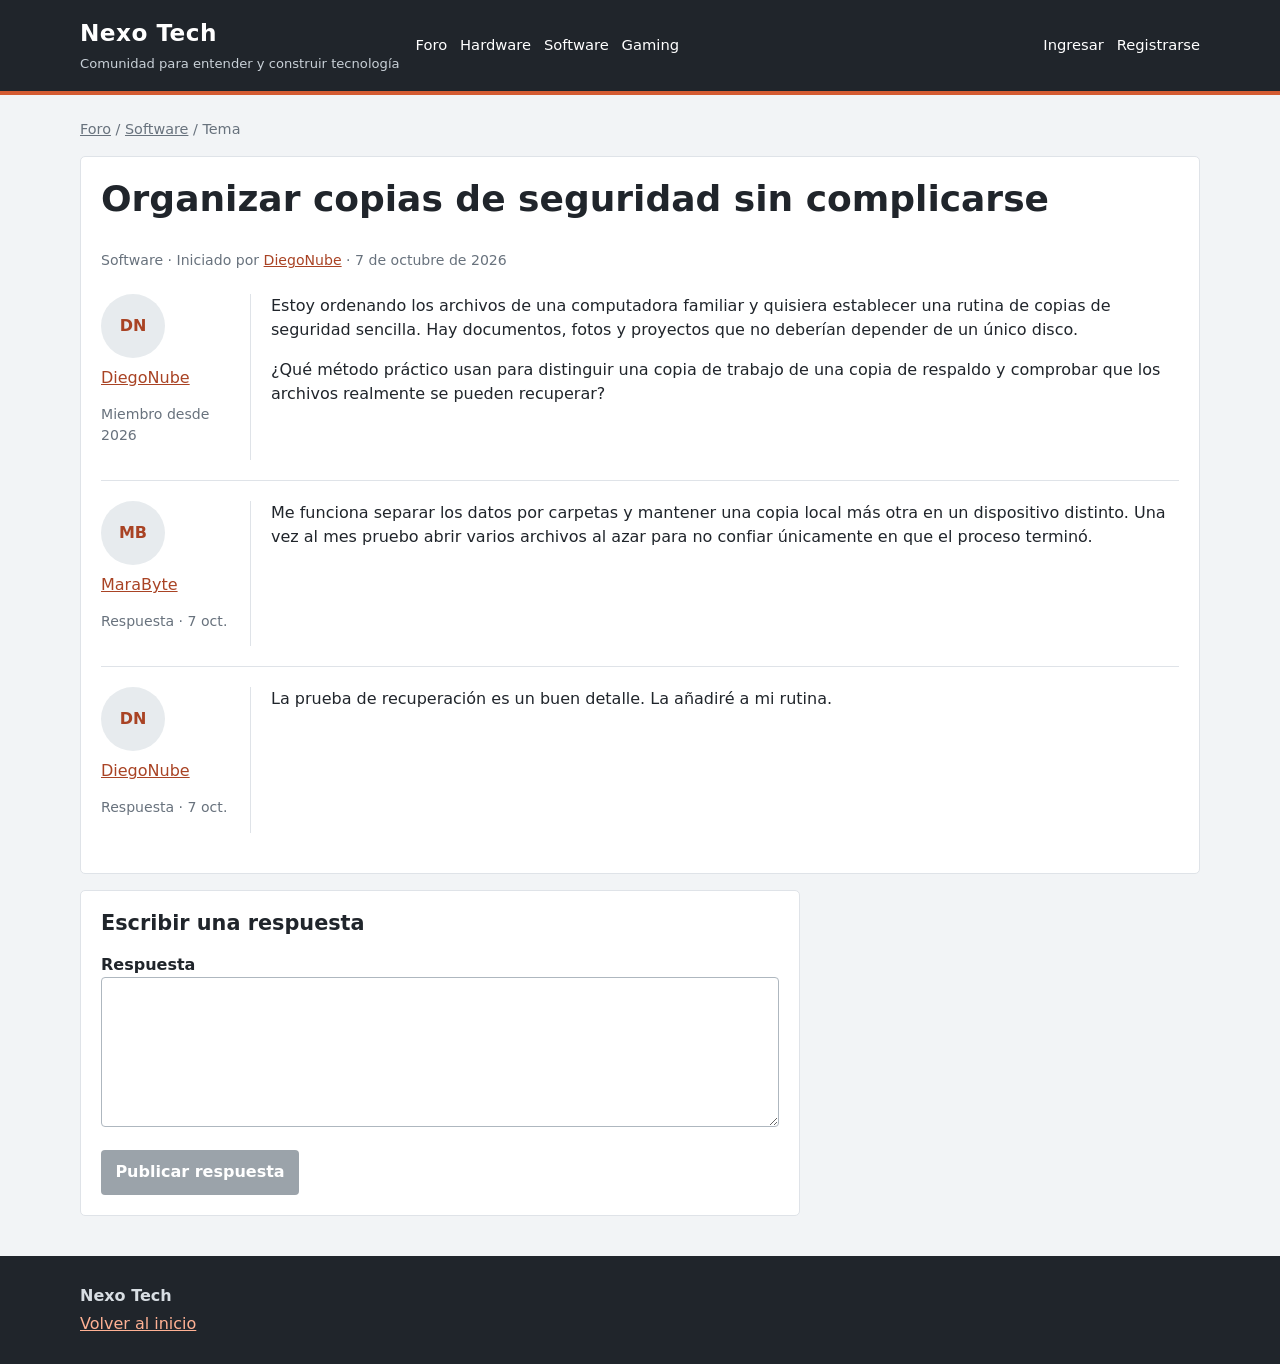
<file: tema-2.html>
<!doctype html><html lang="es"><head><meta charset="utf-8"><meta name="viewport" content="width=device-width, initial-scale=1"><title>Organizar copias de seguridad sin complicarse · Nexo Tech</title><link rel="stylesheet" href="css/styles.css"></head><body>
<header class="site-header"><div class="header-inner"><a class="brand" href="index.html"><span class="brand-name">Nexo Tech</span><span class="brand-tagline">Comunidad para entender y construir tecnología</span></a><nav class="main-nav" aria-label="Navegación principal"><ul><li><a href="index.html">Foro</a></li><li><a href="categoria-hardware.html">Hardware</a></li><li><a href="categoria-software.html">Software</a></li><li><a href="categoria-gaming.html">Gaming</a></li></ul></nav><nav class="user-nav" aria-label="Cuenta"><ul><li><a href="login.html">Ingresar</a></li><li><a href="registro.html">Registrarse</a></li></ul></nav></div></header>
<main class="page-shell"><p class="breadcrumb"><a href="index.html">Foro</a> / <a href="categoria-software.html">Software</a> / Tema</p><article class="panel"><h1>Organizar copias de seguridad sin complicarse</h1><p class="meta">Software · Iniciado por <a href="perfil.html">DiegoNube</a> · 7 de octubre de 2026</p><div class="post"><div class="post-author"><div class="avatar">DN</div><a href="perfil.html">DiegoNube</a><p class="small">Miembro desde 2026</p></div><div class="post-body"><p>Estoy ordenando los archivos de una computadora familiar y quisiera establecer una rutina de copias de seguridad sencilla. Hay documentos, fotos y proyectos que no deberían depender de un único disco.</p><p>¿Qué método práctico usan para distinguir una copia de trabajo de una copia de respaldo y comprobar que los archivos realmente se pueden recuperar?</p></div></div><div class="post"><div class="post-author"><div class="avatar">MB</div><a href="perfil.html">MaraByte</a><p class="small">Respuesta · 7 oct.</p></div><div class="post-body"><p>Me funciona separar los datos por carpetas y mantener una copia local más otra en un dispositivo distinto. Una vez al mes pruebo abrir varios archivos al azar para no confiar únicamente en que el proceso terminó.</p></div></div><div class="post"><div class="post-author"><div class="avatar">DN</div><a href="perfil.html">DiegoNube</a><p class="small">Respuesta · 7 oct.</p></div><div class="post-body"><p>La prueba de recuperación es un buen detalle. La añadiré a mi rutina.</p></div></div></article><section class="panel form-panel"><h2>Escribir una respuesta</h2><form action="#" method="post"><div><label for="respuesta-2">Respuesta</label><textarea id="respuesta-2" name="respuesta" required></textarea></div><div class="form-actions"><button type="submit" disabled>Publicar respuesta</button></div></form></section></main><footer class="site-footer"><div class="site-footer-inner"><p><strong>Nexo Tech</strong></p><p><a href="index.html">Volver al inicio</a></p></div></footer></body></html>
</file>
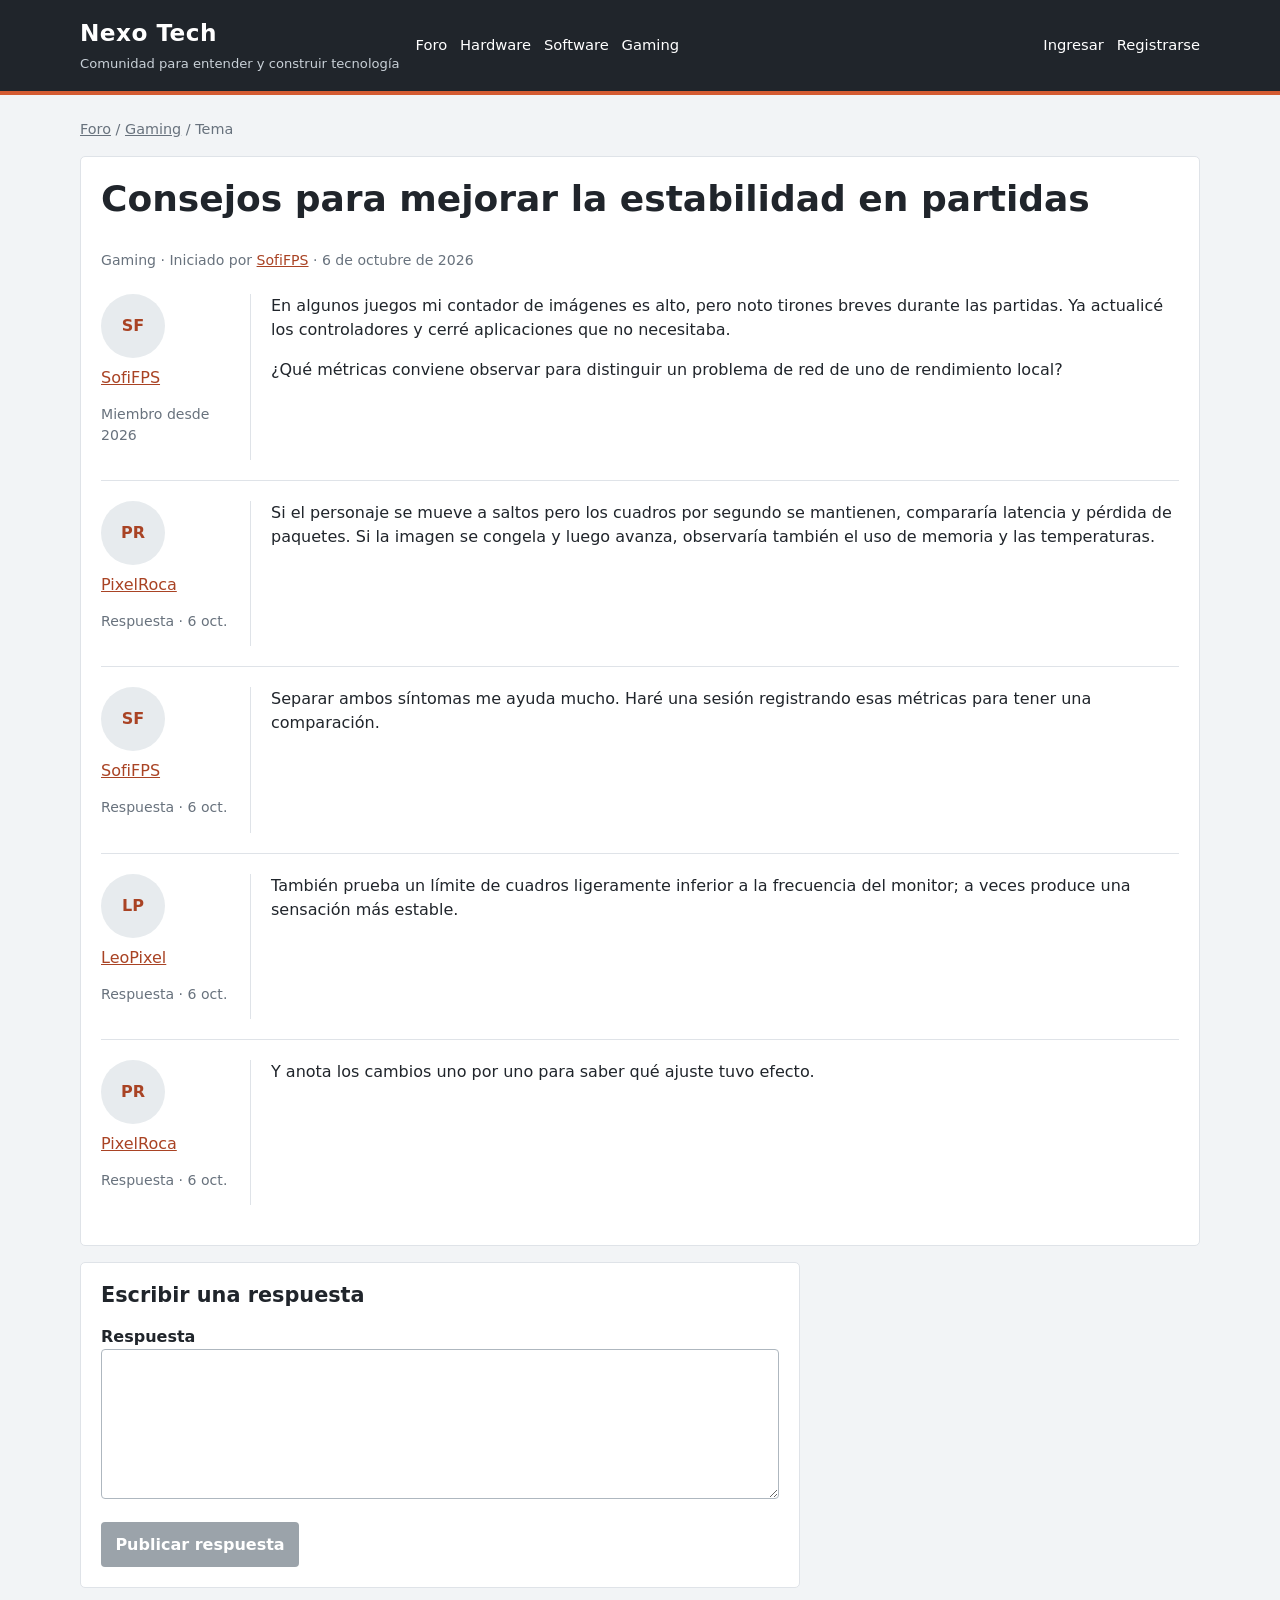
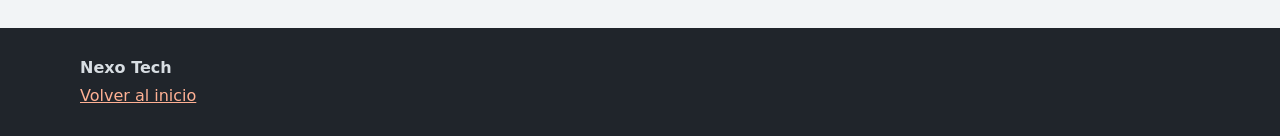
<file: tema-3.html>
<!doctype html><html lang="es"><head><meta charset="utf-8"><meta name="viewport" content="width=device-width, initial-scale=1"><title>Consejos para mejorar la estabilidad en partidas · Nexo Tech</title><link rel="stylesheet" href="css/styles.css"></head><body>
<header class="site-header"><div class="header-inner"><a class="brand" href="index.html"><span class="brand-name">Nexo Tech</span><span class="brand-tagline">Comunidad para entender y construir tecnología</span></a><nav class="main-nav" aria-label="Navegación principal"><ul><li><a href="index.html">Foro</a></li><li><a href="categoria-hardware.html">Hardware</a></li><li><a href="categoria-software.html">Software</a></li><li><a href="categoria-gaming.html">Gaming</a></li></ul></nav><nav class="user-nav" aria-label="Cuenta"><ul><li><a href="login.html">Ingresar</a></li><li><a href="registro.html">Registrarse</a></li></ul></nav></div></header>
<main class="page-shell"><p class="breadcrumb"><a href="index.html">Foro</a> / <a href="categoria-gaming.html">Gaming</a> / Tema</p><article class="panel"><h1>Consejos para mejorar la estabilidad en partidas</h1><p class="meta">Gaming · Iniciado por <a href="perfil.html">SofiFPS</a> · 6 de octubre de 2026</p><div class="post"><div class="post-author"><div class="avatar">SF</div><a href="perfil.html">SofiFPS</a><p class="small">Miembro desde 2026</p></div><div class="post-body"><p>En algunos juegos mi contador de imágenes es alto, pero noto tirones breves durante las partidas. Ya actualicé los controladores y cerré aplicaciones que no necesitaba.</p><p>¿Qué métricas conviene observar para distinguir un problema de red de uno de rendimiento local?</p></div></div><div class="post"><div class="post-author"><div class="avatar">PR</div><a href="perfil.html">PixelRoca</a><p class="small">Respuesta · 6 oct.</p></div><div class="post-body"><p>Si el personaje se mueve a saltos pero los cuadros por segundo se mantienen, compararía latencia y pérdida de paquetes. Si la imagen se congela y luego avanza, observaría también el uso de memoria y las temperaturas.</p></div></div><div class="post"><div class="post-author"><div class="avatar">SF</div><a href="perfil.html">SofiFPS</a><p class="small">Respuesta · 6 oct.</p></div><div class="post-body"><p>Separar ambos síntomas me ayuda mucho. Haré una sesión registrando esas métricas para tener una comparación.</p></div></div><div class="post"><div class="post-author"><div class="avatar">LP</div><a href="perfil.html">LeoPixel</a><p class="small">Respuesta · 6 oct.</p></div><div class="post-body"><p>También prueba un límite de cuadros ligeramente inferior a la frecuencia del monitor; a veces produce una sensación más estable.</p></div></div><div class="post"><div class="post-author"><div class="avatar">PR</div><a href="perfil.html">PixelRoca</a><p class="small">Respuesta · 6 oct.</p></div><div class="post-body"><p>Y anota los cambios uno por uno para saber qué ajuste tuvo efecto.</p></div></div></article><section class="panel form-panel"><h2>Escribir una respuesta</h2><form action="#" method="post"><div><label for="respuesta-3">Respuesta</label><textarea id="respuesta-3" name="respuesta" required></textarea></div><div class="form-actions"><button type="submit" disabled>Publicar respuesta</button></div></form></section></main><footer class="site-footer"><div class="site-footer-inner"><p><strong>Nexo Tech</strong></p><p><a href="index.html">Volver al inicio</a></p></div></footer></body></html>
</file>
<file: css/styles.css>
:root {
  --color-text: #20252b;
  --color-muted: #68727d;
  --color-border: #dfe3e8;
  --color-surface: #ffffff;
  --color-page: #f2f4f6;
  --color-accent: #d45b32;
  --color-accent-dark: #a94324;
  --content-width: 1120px;
  --border-radius: 5px;
}

/* Estilos base */
* { box-sizing: border-box; }
/* Configuración del documento */
html {
  color: var(--color-text);
  background: var(--color-page);
  font: 1rem/1.5 system-ui, -apple-system, "Segoe UI", sans-serif;
}
/* Body */
body { margin: 0; }
/* Links */
a { color: var(--color-accent-dark); }
a:hover { color: var(--color-accent); }
:focus-visible { outline: 3px solid #1d6fa5; outline-offset: 2px; }
h1, h2, h3 { margin-top: 0; line-height: 1.2; }
/* Titulos */
h1 { font-size: clamp(1.6rem, 3vw, 2.25rem); }
h2 { font-size: 1.3rem; }
h3 { font-size: 1.05rem; }

/* Layout y paneles */
.header-inner,
.site-footer-inner,
/* Contenedor centrado */
.page-shell {
  width: min(var(--content-width), calc(100% - 2rem));
  margin: 0 auto;
}
.page-shell { padding: 1.5rem 0 2.5rem; }
/* layout de 2 columnas */
.layout { display: grid; grid-template-columns: minmax(0, 1fr) 280px; gap: 1.25rem; align-items: start; }
.content-column, .sidebar, .panel, .post-body { min-width: 0; }
/* paneles de texto */
.panel,
.sidebar-card {
  margin-bottom: 1rem;
  padding: 1.25rem;
  border: 1px solid var(--color-border);
  border-radius: var(--border-radius);
  background: var(--color-surface);
}
.panel:last-child, .sidebar-card:last-child { margin-bottom: 0; }

/* Header y navegacion */
/* Encabezado */
.site-header, .site-footer { background: var(--color-text); }
.site-header { border-bottom: 4px solid var(--color-accent); color: #ffffff; }
/* Flexbox para navegacion */
.header-inner { display: flex; align-items: center; justify-content: space-between; gap: 1rem; padding: 1rem 0; }
.brand { color: #ffffff; text-decoration: none; }
.brand-name { display: block; font-size: 1.45rem; font-weight: 800; letter-spacing: .02em; }
.brand-tagline { color: #c8d0d7; font-size: .82rem; }
/* Opciones del menu */
.main-nav ul, .user-nav ul { display: flex; flex-wrap: wrap; gap: .8rem; margin: 0; padding: 0; list-style: none; }
.main-nav a, .user-nav a { color: #ffffff; font-size: .92rem; text-decoration: none; }
.main-nav a:hover, .user-nav a:hover { color: #ffb194; }
.user-nav { margin-left: auto; }

/* Headings, links y botones */
.breadcrumb { margin: 0 0 1rem; color: var(--color-muted); font-size: .9rem; }
.breadcrumb a { color: inherit; }
.intro { margin-top: -.5rem; color: var(--color-muted); }
.section-heading {
  display: flex;
  align-items: baseline;
  justify-content: space-between;
  gap: 1rem;
  margin-bottom: 0;
  padding-bottom: .65rem;
  border-bottom: 2px solid var(--color-border);
}
/* Botones */
.button,
button {
  display: inline-block;
  padding: .65rem .9rem;
  border: 0;
  border-radius: 4px;
  background: var(--color-accent);
  color: #ffffff;
  font: inherit;
  font-weight: 700;
  text-decoration: none;
  cursor: pointer;
}
.button:hover { background: var(--color-accent-dark); color: #ffffff; }
button:disabled { background: #9ba3aa; cursor: not-allowed; }

/* Categorias y temas */
.category-list, .topic-list { margin: 0; padding: 0; list-style: none; }
.category-item, .topic-item { padding: 1rem 0; border-bottom: 1px solid var(--color-border); }
.category-item:last-child, .topic-item:last-child { padding-bottom: 0; border-bottom: 0; }
.category-item:first-child, .topic-item:first-child { padding-top: .5rem; }
.category-meta, .topic-meta, .meta, .small { color: var(--color-muted); font-size: .88rem; }
.category-meta { display: flex; flex-wrap: wrap; gap: .7rem; }
/* Lista de temas */
.topic-item { display: grid; grid-template-columns: 1fr auto; gap: .5rem 1rem; }
.topic-item h3 { margin-bottom: .2rem; }
.topic-side { color: var(--color-muted); font-size: .86rem; text-align: right; }
.topic-side strong { display: block; color: var(--color-text); font-size: 1rem; }

/* Posts del foro */
.post {
  display: grid;
  grid-template-columns: 150px 1fr;
  gap: 1.25rem;
  padding: 1.25rem 0;
  border-top: 1px solid var(--color-border);
}
.post:first-of-type { padding-top: .5rem; border-top: 0; }
/* Info de autor */
.post-author { padding-right: 1rem; border-right: 1px solid var(--color-border); }
/* Avatares */
.avatar {
  display: grid;
  width: 64px;
  height: 64px;
  margin-bottom: .5rem;
  place-items: center;
  border-radius: 50%;
  background: #e7ebee;
  color: var(--color-accent-dark);
  font-weight: 800;
}
.post-body p:first-child { margin-top: 0; }

/* Forms y perfiles */
.form-panel { max-width: 720px; }
/* Estructura del formulario */
form { display: grid; gap: 1rem; }
label { font-weight: 700; }
/* Inputs del formulario */
input,
select,
/* Textarea */
textarea {
  width: 100%;
  padding: .65rem;
  border: 1px solid #aeb7bf;
  border-radius: 4px;
  background: #ffffff;
  font: inherit;
}
textarea { min-height: 150px; resize: vertical; }
.form-actions { display: flex; flex-wrap: wrap; align-items: center; gap: .75rem; }
/* Perfil de usuario */
.profile-summary { display: grid; grid-template-columns: 96px 1fr; gap: 1rem; align-items: start; }
.profile-summary .avatar { width: 88px; height: 88px; font-size: 1.5rem; }
.definition-list { display: grid; grid-template-columns: max-content 1fr; gap: .35rem 1rem; }
.definition-list dt { font-weight: 700; }
.definition-list dd { margin: 0; }

/* Footer */
.site-footer { padding: 1.5rem 0; color: #d8dee3; }
.site-footer p { margin: .25rem 0; }
.site-footer a { color: #ffb194; }
</file>
